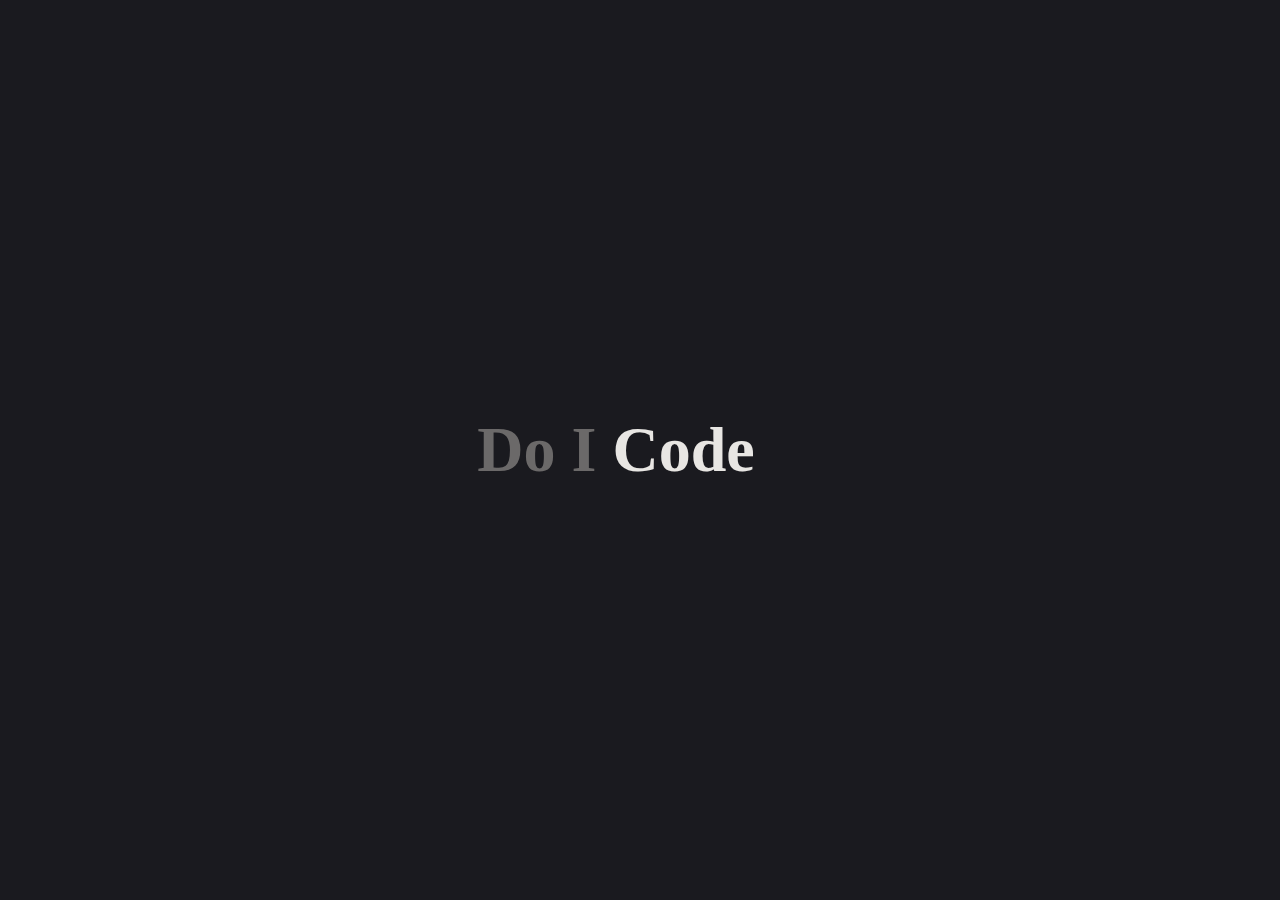
<file: code/code.html>
<html lang="en">
<head>
    <meta charset="UTF-8">
    <meta name="viewport" content="width=device-width, initial-scale=1.0">
    <title>Modern Portfolio</title>
    <link rel="stylesheet" href="styles.css">
</head>
<body>
    <div id="intro" class="intro-container">
        <h1 class="typewriter">
            <span class="grey">Do</span> 
            <span class="grey">I</span> 
            <span class="white">Code</span>
            <span class="white question-mark">?</span>
        </h1>
    </div>

    <div id="main-content" class="hidden">
        <div class="top-bar">
            <h2>Do I Code?</h2>
        </div>
        <nav>
            <ul>
                <li><a href="#apps">Apps</a></li>
                <li><a href="#games">Games</a></li>
                <li><a href="#automation">Automations</a></li>
                <li><a href="#tools">Tools</a></li>
            </ul>
        </nav>

        <!-- Apps Section -->
        <section id="apps" class="section">
            <div class="content">
                <h1>Apps</h1>
                <div class="project-container">
                    <div class="project-row">
                        <div class="project-card">
                            <svg class="icon" viewBox="0 0 24 24">
                                <path fill="currentColor" d="M12 2A10 10 0 0 0 2 12a10 10 0 0 0 10 10 10 10 0 0 0 10-10A10 10 0 0 0 12 2m-1 17.93c-3.94-.49-7-3.85-7-7.93 0-.62.08-1.21.21-1.79L9 15v1c0 1.1.9 2 2 2v1.93m6.9-2.54c-.26-.81-1-1.39-1.9-1.39h-1v-3c0-.55-.45-1-1-1H8v-2h2c.55 0 1-.45 1-1V7h2c1.1 0 2-.9 2-2v-.41c2.93 1.18 5 4.05 5 7.41 0 2.08-.8 3.97-2.1 5.39z"/>
                            </svg>
                            <h3 class="project-title">MindCare</h3>
                        </div>
                        <div class="project-info">
                            <h3 class="project-title">MindCare</h3>
                            <p class="project-description">Mental wellness app with guided meditations and cognitive behavioral therapy exercises.</p>
                        </div>
                    </div>
                    
                    <div class="project-row from-right">
                        <div class="project-card">
                            <svg class="icon" viewBox="0 0 24 24">
                                <path fill="currentColor" d="M12 1L3 5v6c0 5.55 3.84 10.74 9 12 5.16-1.26 9-6.45 9-12V5l-9-4m0 6c1.4 0 2.8 1.1 2.8 2.5V11c.6 0 1.2.6 1.2 1.3v3.5c0 .6-.6 1.2-1.3 1.2H9.2c-.6 0-1.2-.6-1.2-1.3v-3.5c0-.6.6-1.2 1.2-1.2V9.5C9.2 8.1 10.6 7 12 7m0 1.2c-.8 0-1.5.5-1.5 1.3V11h3V9.5c0-.8-.7-1.3-1.5-1.3z"/>
                            </svg>
                            <h3 class="project-title">SafeTap</h3>
                        </div>
                        <div class="project-info">
                            <h3 class="project-title">SafeTap</h3>
                            <p class="project-description">Emergency response app with one-tap alert system and real-time location sharing.</p>
                        </div>
                    </div>

                    <div class="project-row">
                        <div class="project-card">
                            <svg class="icon" viewBox="0 0 24 24">
                                <path fill="currentColor" d="M9.07 17.28h2.68l3.49-6.46h-2.68l-1.71 3.19-1.78-3.19H5.58l3.49 6.46M12 2a10 10 0 0 1 10 10 10 10 0 0 1-10 10A10 10 0 0 1 2 12 10 10 0 0 1 12 2m0 2a8 8 0 0 0-8 8c0 1.96.81 4.12 2.28 5.78L7.4 16.8A6.45 6.45 0 0 1 5.5 12 6.5 6.5 0 0 1 12 5.5 6.5 6.5 0 0 1 18.5 12c0 1.54-.5 2.94-1.34 4.11l2.02 1.74C20.75 15.97 22 13.4 22 12A10 10 0 0 0 12 2z"/>
                            </svg>
                            <h3 class="project-title">Tiom</h3>
                        </div>
                        <div class="project-info">
                            <h3 class="project-title">Tiom</h3>
                            <p class="project-description">AI-powered time management app with smart scheduling features.</p>
                        </div>
                    </div>
                </div>
            </div>
        </section>

        <!-- Games Section -->
        <!-- Games Section -->
<section id="games" class="section">
    <div class="content">
        <h1>Games</h1>
        <div class="project-container">
            
            <!-- Released Games -->
            <div class="subsection">
                <h2 class="subsection-title">Released Games</h2>
            <div class="project-row">
                <div class="project-card">
                    <svg class="icon" viewBox="0 0 24 24">
                        <path fill="currentColor" d="M12 2A10 10 0 0 0 2 12a10 10 0 0 0 10 10 10 10 0 0 0 10-10A10 10 0 0 0 12 2m-1 17.93c-3.94-.49-7-3.85-7-7.93 0-.62.08-1.21.21-1.79L9 15v1c0 1.1.9 2 2 2v1.93m6.9-2.54c-.26-.81-1-1.39-1.9-1.39h-1v-3c0-.55-.45-1-1-1H8v-2h2c.55 0 1-.45 1-1V7h2c1.1 0 2-.9 2-2v-.41c2.93 1.18 5 4.05 5 7.41 0 2.08-.8 3.97-2.1 5.39z"/>
                    </svg>
                    <h3 class="project-title">Color Go</h3>
                </div>
                <div class="project-info">
                    <h3 class="project-title">Color Go</h3>
                    <p class="project-description">Puzzle platformer where colors dictate gameplay mechanics.</p>
                </div>
            </div>

            <div class="project-row from-right">
                <div class="project-card">
                    <svg class="icon" viewBox="0 0 24 24">
                        <path fill="currentColor" d="M12 1L3 5v6c0 5.55 3.84 10.74 9 12 5.16-1.26 9-6.45 9-12V5l-9-4m0 6c1.4 0 2.8 1.1 2.8 2.5V11c.6 0 1.2.6 1.2 1.3v3.5c0 .6-.6 1.2-1.3 1.2H9.2c-.6 0-1.2-.6-1.2-1.3v-3.5c0-.6.6-1.2 1.2-1.2V9.5C9.2 8.1 10.6 7 12 7m0 1.2c-.8 0-1.5.5-1.5 1.3V11h3V9.5c0-.8-.7-1.3-1.5-1.3z"/>
                    </svg>
                    <h3 class="project-title">YOU</h3>
                </div>
                <div class="project-info">
                    <h3 class="project-title">YOU</h3>
                    <p class="project-description">Narrative-driven exploration game about self-discovery.</p>
                </div>
            </div>

            <div class="project-row">
                <div class="project-card">
                    <svg class="icon" viewBox="0 0 24 24">
                        <path fill="currentColor" d="M17 4H7a5 5 0 0 0-5 5v11h18a2 2 0 0 0 2-2V9a5 5 0 0 0-5-5m-7 14H5V9h5v9m7 0h-5V9h5v9z"/>
                    </svg>
                    <h3 class="project-title">Unknown Slayer</h3>
                </div>
                <div class="project-info">
                    <h3 class="project-title">Unknown Slayer</h3>
                    <p class="project-description">Fast-paced action RPG with dynamic combat system.</p>
                </div>
            </div>

            <div class="project-row from-right">
                <div class="project-card">
                    <svg class="icon" viewBox="0 0 24 24">
                        <path fill="currentColor" d="M12 2A10 10 0 0 0 2 12a10 10 0 0 0 10 10 10 10 0 0 0 10-10A10 10 0 0 0 12 2m0 18c-4.41 0-8-3.59-8-8s3.59-8 8-8 8 3.59 8 8-3.59 8-8 8m-2-9V8h4v3h3l-5 5-5-5h3z"/>
                    </svg>
                    <h3 class="project-title">THE SHELL</h3>
                </div>
                <div class="project-info">
                    <h3 class="project-title">THE SHELL</h3>
                    <p class="project-description">Mystery adventure game set in a surreal ocean world.</p>
                </div>
            </div>
        </div>

            <!-- VR Games -->
        <div class="subsection">
            <h2 class="subsection-title">VR Games</h2>
            <div class="project-row">
                <div class="project-card">
                    <svg class="icon" viewBox="0 0 24 24">
                        <path fill="currentColor" d="M12 2C6.48 2 2 6.48 2 12s4.48 10 10 10 10-4.48 10-10S17.52 2 12 2zm0 18c-4.41 0-8-3.59-8-8s3.59-8 8-8 8 3.59 8 8-3.59 8-8 8zm.31-8.86c-1.77-.45-2.34-.94-2.34-1.67 0-.77.76-1.31 1.88-1.31 1.24 0 1.85.44 1.85 1.28h1.52c0-1.27-.95-2.32-3.03-2.54V6.5h-2v1.15c-2.14.21-3.09 1.72-3.09 3.03 0 1.97 1.61 2.61 3.45 3.12 1.87.51 2.35 1.07 2.35 1.85 0 .77-.58 1.4-1.88 1.4-1.37 0-2.08-.53-2.08-1.43H8.25c0 1.55 1.32 2.72 3.37 2.93V17.5h2v-1.16c2.1-.2 3.13-1.73 3.13-3.09 0-2.2-1.9-2.79-3.44-3.17z"/>
                    </svg>
                    <h3 class="project-title">Chronomancy</h3>
                </div>
                <div class="project-info">
                    <h3 class="project-title">Chronomancy</h3>
                    <p class="project-description">Time manipulation VR puzzle adventure.</p>
                </div>
            </div>
            <div class="project-row from-right">
                <div class="project-card">
                    <svg class="icon" viewBox="0 0 24 24">
                        <path fill="currentColor" d="M12 2C6.48 2 2 6.48 2 12s4.48 10 10 10 10-4.48 10-10S17.52 2 12 2zm0 18c-4.41 0-8-3.59-8-8s3.59-8 8-8 8 3.59 8 8-3.59 8-8 8zm3-14H9v2h6V6zm0 3H9v2h6V9zm0 3H9v2h6v-2z"/>
                    </svg>
                    <h3 class="project-title">Vicket</h3>
                </div>
                <div class="project-info">
                    <h3 class="project-title">Vicket</h3>
                    <p class="project-description">Vr Cricket.</p>
                </div>
            </div>
            <div class="project-row">
                <div class="project-card">
                    <svg class="icon" viewBox="0 0 24 24">
                        <path fill="currentColor" d="M12 2C6.48 2 2 6.48 2 12s4.48 10 10 10 10-4.48 10-10S17.52 2 12 2zm0 18c-4.41 0-8-3.59-8-8s3.59-8 8-8 8 3.59 8 8-3.59 8-8 8zm.31-8.86c-1.77-.45-2.34-.94-2.34-1.67 0-.77.76-1.31 1.88-1.31 1.24 0 1.85.44 1.85 1.28h1.52c0-1.27-.95-2.32-3.03-2.54V6.5h-2v1.15c-2.14.21-3.09 1.72-3.09 3.03 0 1.97 1.61 2.61 3.45 3.12 1.87.51 2.35 1.07 2.35 1.85 0 .77-.58 1.4-1.88 1.4-1.37 0-2.08-.53-2.08-1.43H8.25c0 1.55 1.32 2.72 3.37 2.93V17.5h2v-1.16c2.1-.2 3.13-1.73 3.13-3.09 0-2.2-1.9-2.79-3.44-3.17z"/>
                    </svg>
                    <h3 class="project-title">Void Defender</h3>
                </div>
                <div class="project-info">
                    <h3 class="project-title">Void Defender</h3>
                    <p class="project-description">Save The Earth Vr Game.</p>
                </div>
            </div>
        </div>

        <!-- Ongoing Games -->
        <div class="subsection">
            <h2 class="subsection-title">Ongoing Games</h2>
            <div class="project-row from-right">
                <div class="project-card">
                    <svg class="icon" viewBox="0 0 24 24">
                        <path fill="currentColor" d="M12 2C6.48 2 2 6.48 2 12s4.48 10 10 10 10-4.48 10-10S17.52 2 12 2zm0 18c-4.41 0-8-3.59-8-8s3.59-8 8-8 8 3.59 8 8-3.59 8-8 8zm3-14H9v2h6V6zm0 3H9v2h6V9zm0 3H9v2h6v-2z"/>
                    </svg>
                    <h3 class="project-title">Cozy Sort</h3>
                </div>
                <div class="project-info">
                    <h3 class="project-title">Cozy Sort</h3>
                    <p class="project-description">Relaxing inventory organization simulator with ASMR sounds.</p>
                </div>
            </div>
            <div class="project-row">
                <div class="project-card">
                    <svg class="icon" viewBox="0 0 24 24">
                        <path fill="currentColor" d="M12 2C6.48 2 2 6.48 2 12s4.48 10 10 10 10-4.48 10-10S17.52 2 12 2zm0 18c-4.41 0-8-3.59-8-8s3.59-8 8-8 8 3.59 8 8-3.59 8-8 8zm3-14H9v2h6V6zm0 3H9v2h6V9zm0 3H9v2h6v-2z"/>
                    </svg>
                    <h3 class="project-title">Balloon Die</h3>
                </div>
                <div class="project-info">
                    <h3 class="project-title">Balloon Die</h3>
                    <p class="project-description">4x4 grid-based balloon combination puzzle game.</p>
                </div>
            </div>
            <div class="project-row from-right">
                <div class="project-card">
                    <svg class="icon" viewBox="0 0 24 24">
                        <path fill="currentColor" d="M12 2C6.48 2 2 6.48 2 12s4.48 10 10 10 10-4.48 10-10S17.52 2 12 2zm0 18c-4.41 0-8-3.59-8-8s3.59-8 8-8 3.59 8 8 8-3.59 8-8 8zm3-14H9v2h6V6zm0 3H9v2h6V9zm0 3H9v2h6v-2z"/>
                    </svg>
                    <h3 class="project-title">Carnival</h3>
                </div>
                <div class="project-info">
                    <h3 class="project-title">Carnival</h3>
                    <p class="project-description">A psychological horror game set in a haunted amusement park.</p>
                </div>
            </div>
            <div class="project-row">
                <div class="project-card">
                    <svg class="icon" viewBox="0 0 24 24">
                        <path fill="currentColor" d="M12 2C6.48 2 2 6.48 2 12s4.48 10 10 10 10-4.48 10-10S17.52 2 12 2zm0 18c-4.41 0-8-3.59-8-8s3.59-8 8-8 3.59 8 8 8-3.59 8-8 8zm3-14H9v2h6V6zm0 3H9v2h6V9zm0 3H9v2h6v-2z"/>
                    </svg>
                    <h3 class="project-title">Beyond Abyss</h3>
                </div>
                <div class="project-info">
                    <h3 class="project-title">Beyond Abyss</h3>
                    <p class="project-description">An atmospheric deep-sea exploration game with survival elements.</p>
                </div>
            </div>
            <div class="project-row from-right">
                <div class="project-card">
                    <svg class="icon" viewBox="0 0 24 24">
                        <path fill="currentColor" d="M12 2C6.48 2 2 6.48 2 12s4.48 10 10 10 10-4.48 10-10S17.52 2 12 2zm0 18c-4.41 0-8-3.59-8-8s3.59-8 8-8 3.59 8 8 8-3.59 8-8 8zm3-14H9v2h6V6zm0 3H9v2h6V9zm0 3H9v2h6v-2z"/>
                    </svg>
                    <h3 class="project-title">Carnival</h3>
                </div>
                <div class="project-info">
                    <h3 class="project-title">Carnival</h3>
                    <p class="project-description">A psychological horror game set in a haunted amusement park.</p>
                </div>
            </div>
        </div>
        
        <!-- Prototypes -->
        <!-- <div class="subsection">
            <h2 class="subsection-title">Prototypes</h2>
            <div class="project-row from-right">
                <div class="project-card">
                    <svg class="icon" viewBox="0 0 24 24">
                        <path fill="currentColor" d="M12 2C6.48 2 2 6.48 2 12s4.48 10 10 10 10-4.48 10-10S17.52 2 12 2zm0 18c-4.41 0-8-3.59-8-8s3.59-8 8-8 3.59 8 8 8-3.59 8-8 8zm-1-13h2v2h-2V7zm0 4h2v6h-2v-6z"/>
                    </svg>
                    <h3 class="project-title">Tower Of Elements</h3>
                </div>
                <div class="project-info">
                    <h3 class="project-title">Tower Of Elements</h3>
                    <p class="project-description">Elemental combat tower defense prototype.</p>
                </div>
            </div>
            <div class="project-row">
                <div class="project-card">
                    <svg class="icon" viewBox="0 0 24 24">
                        <path fill="currentColor" d="M12 3V13.55C11.41 13.21 10.73 13 10 13C7.79 13 6 14.79 6 17S7.79 21 10 21 14 19.21 14 17V7H18V3H12Z"/>
                    </svg>
                    <h3 class="project-title">Beyond Abyss</h3>
                </div>
                <div class="project-info">
                    <h3 class="project-title">Beyond Abyss</h3>
                    <p class="project-description">An atmospheric deep-sea exploration game with survival elements.</p>
                </div>
            </div>
        </div> -->
        
    </div> <!-- Close project-container -->
</div> <!-- Close content -->
</section>

        <!-- Existing Automation and Tools Sections (Keep Content Same) -->
        <section id="automation" class="section">
            <div class="content">
                <h1>Automation</h1>
                <div class="project-container">
                    <div class="project-row">
                        <div class="project-card">
                            <svg class="icon" viewBox="0 0 24 24">
                                <path fill="currentColor" d="M12 3V13.55C11.41 13.21 10.73 13 10 13C7.79 13 6 14.79 6 17S7.79 21 10 21 14 19.21 14 17V7H18V3H12Z"/>
                            </svg>
                            <h3 class="project-title">LVG Automation</h3>
                        </div>
                        <div class="project-info">
                            <h3 class="project-title">Lyrics Video Generation Automation</h3>
                            <p class="project-description">An automated system that generates lyric videos by synchronizing audio tracks with their corresponding lyrics, creating engaging music content efficiently.</p>
                        </div>
                    </div>
                    
                    <div class="project-row from-right">
                        <div class="project-card">
                            <svg class="icon" viewBox="0 0 24 24">
                                <path fill="currentColor" d="M12,3V13.55C11.41,13.21 10.73,13 10,13C7.79,13 6,14.79 6,17C6,19.21 7.79,21 10,21C12.21,21 14,19.21 14,17V7H18V3H12M10,19C8.9,19 8,18.1 8,17C8,15.9 8.9,15 10,15C11.1,15 12,15.9 12,17C12,18.1 11.1,19 10,19Z"/>
                            </svg>
                            <h3 class="project-title">Audio-Mastering</h3>
                        </div>
                        <div class="project-info">
                            <h3 class="project-title">Audio Mastering Automation</h3>
                            <p class="project-description">An intelligent audio processing system that automates the mastering process, applying professional-grade audio enhancements and optimizations.</p>
                        </div>
                    </div>
                </div>
            </div>
        </section>

        <section id="tools" class="section">
            <div class="content">
                <h1>Tools</h1>
                <div class="subsection">
                    <h2 class="subsection-title">Web Tools</h2>
                    <div class="project-container">
                        <div class="project-row">
                            <div class="project-card">
                                <svg class="icon" viewBox="0 0 24 24">
                                    <path fill="currentColor" d="M19,3H5C3.89,3 3,3.89 3,5V19A2,2 0 0,0 5,21H19A2,2 0 0,0 21,19V5C21,3.89 20.1,3 19,3M19,5V19H5V5H19Z"/>
                                </svg>
                                <h3 class="project-title">Bulletin-Notes-Board</h3>
                            </div>
                            <div class="project-info">
                                <h3 class="project-title">Interactive Bulletin Board</h3>
                                <p class="project-description">A digital bulletin board for creating, organizing, and sharing notes in a collaborative environment.</p>
                            </div>
                        </div>
                        
                        <div class="project-row from-right">
                            <div class="project-card">
                                <svg class="icon" viewBox="0 0 24 24">
                                    <path fill="currentColor" d="M19,3A2,2 0 0,1 21,5V19A2,2 0 0,1 19,21H5A2,2 0 0,1 3,19V5C3,3.89 3.9,3 5,3H19M18.5,18.5V13.2A3.26,3.26 0 0,0 15.24,9.94C14.39,9.94 13.4,10.46 12.92,11.24V10.13H10.13V18.5H12.92V13.57C12.92,12.8 13.54,12.17 14.31,12.17A1.4,1.4 0 0,1 15.71,13.57V18.5H18.5M6.88,8.56A1.68,1.68 0 0,0 8.56,6.88C8.56,5.95 7.81,5.19 6.88,5.19A1.69,1.69 0 0,0 5.19,6.88C5.19,7.81 5.95,8.56 6.88,8.56M8.27,18.5V10.13H5.5V18.5H8.27Z"/>
                                </svg>
                                <h3 class="project-title">PhoneNo. XML to PDF</h3>
                            </div>
                            <div class="project-info">
                                <h3 class="project-title">XML to PDF Converter</h3>
                                <p class="project-description">A tool that converts phone number data from XML format to professionally formatted PDF documents.</p>
                            </div>
                        </div>

                        <div class="project-row">
                            <div class="project-card">
                                <svg class="icon" viewBox="0 0 24 24">
                                    <path fill="currentColor" d="M20,5H4A2,2 0 0,0 2,7V19A2,2 0 0,0 4,21H20A2,2 0 0,0 22,19V7A2,2 0 0,0 20,5M20,17H4V7H20V17M18,16H6V15H18V16M18,14H6V13H18V14M18,12H6V11H18V12M18,10H6V9H18V10Z"/>
                                </svg>
                                <h3 class="project-title">Multilanguage Typing</h3>
                            </div>
                            <div class="project-info">
                                <h3 class="project-title">Multilanguage Typing Practice</h3>
                                <p class="project-description">An interactive platform for practicing typing in multiple languages with real-time feedback and progress tracking.</p>
                            </div>
                        </div>
                    </div>
                </div>

                <div class="subsection">
                    <h2 class="subsection-title">Unity Tools</h2>
                    <div class="project-container">
                        <div class="project-row from-right">
                            <div class="project-card">
                                <svg class="icon" viewBox="0 0 24 24">
                                    <path fill="currentColor" d="M12,9A3,3 0 0,1 15,12A3,3 0 0,1 12,15A3,3 0 0,1 9,12A3,3 0 0,1 12,9M12,4.5C17,4.5 21.27,7.61 23,12C21.27,16.39 17,19.5 12,19.5C7,19.5 2.73,16.39 1,12C2.73,7.61 7,4.5 12,4.5M3.18,12C4.83,15.36 8.24,17.5 12,17.5C15.76,17.5 19.17,15.36 20.82,12C19.17,8.64 15.76,6.5 12,6.5C8.24,6.5 4.83,8.64 3.18,12Z"/>
                                </svg>
                                <h3 class="project-title">Collider Vision</h3>
                            </div>
                            <div class="project-info">
                                <h3 class="project-title">Collider Vision</h3>
                                <p class="project-description">A Unity Asset Store tool for visualizing and debugging colliders in game development.</p>
                            </div>
                        </div>

                        <div class="project-row">
                            <div class="project-card">
                                <svg class="icon" viewBox="0 0 24 24">
                                    <path fill="currentColor" d="M19,5V7H15V5H19M9,5V11H5V5H9M19,13V19H15V13H19M9,17V19H5V17H9M21,3H13V9H21V3M11,3H3V13H11V3M21,11H13V21H21V11M11,15H3V21H11V15Z"/>
                                </svg>
                                <h3 class="project-title">Midjourney to Unity</h3>
                            </div>
                            <div class="project-info">
                                <h3 class="project-title">Midjourney to Unity API</h3>
                                <p class="project-description">An API integration tool that seamlessly imports Midjourney-generated assets into Unity projects.</p>
                            </div>
                        </div>

                        <div class="project-row from-right">
                            <div class="project-card">
                                <svg class="icon" viewBox="0 0 24 24">
                                    <path fill="currentColor" d="M19,5H5C3.89,5 3,5.89 3,7V17C3,18.11 3.89,19 5,19H19C20.11,19 21,18.11 21,17V7C21,5.89 20.11,5 19,5M19,17H5V7H19V17Z"/>
                                </svg>
                                <h3 class="project-title">FurnitureCreator</h3>
                            </div>
                            <div class="project-info">
                                <h3 class="project-title">Furniture Creator Tool</h3>
                                <p class="project-description">A prototyping tool for game designers to easily create and customize furniture assets using sprites and images.</p>
                            </div>
                        </div>
                    </div>
                </div>
            </div>
        </section>
    </div>

    <script src="script.js"></script>
</body>
</html>
</file>
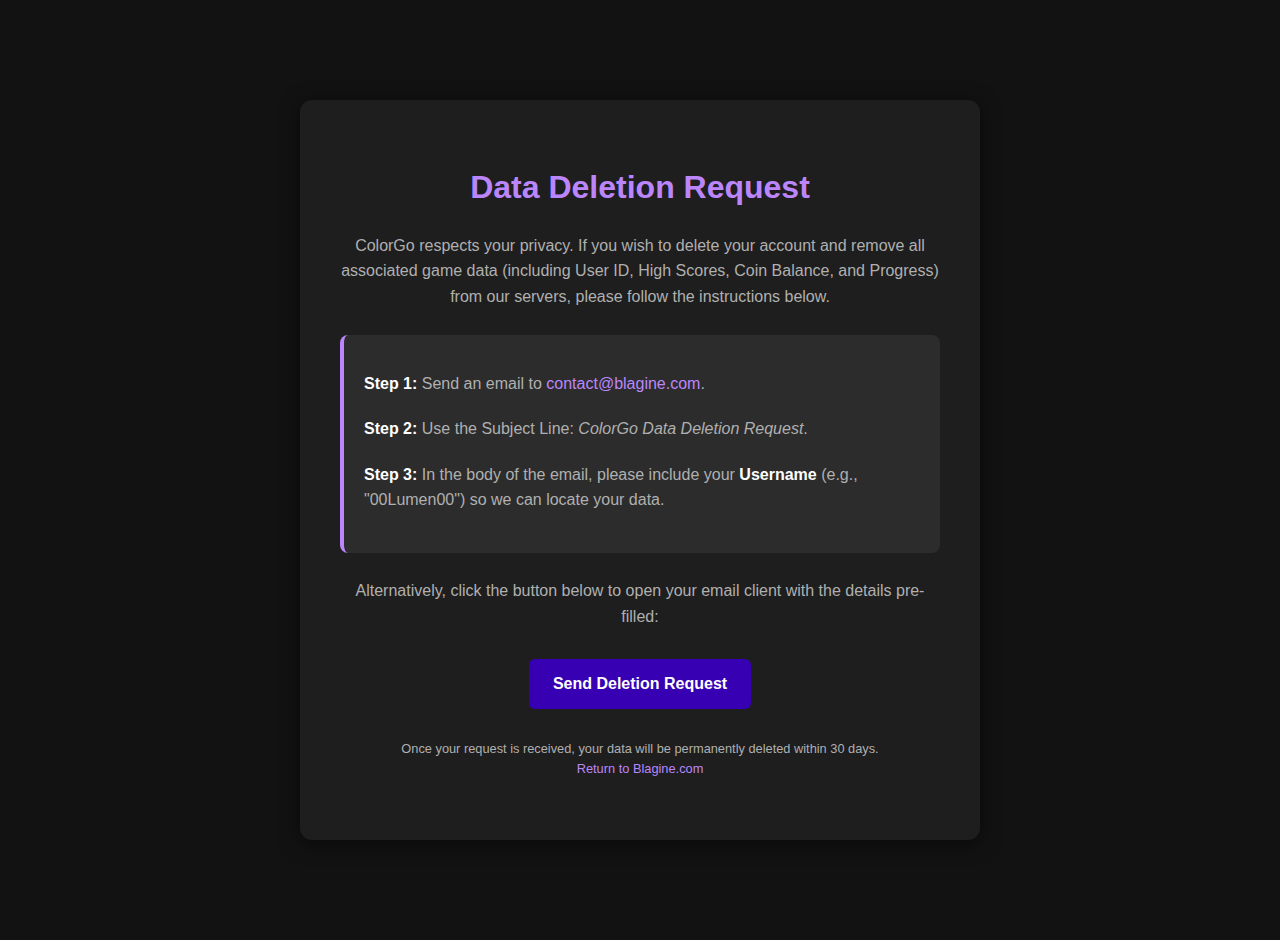
<file: colorgo/deletedata_colorgo.html>
<!DOCTYPE html>
<html lang="en">
<head>
    <meta charset="UTF-8">
    <meta name="viewport" content="width=device-width, initial-scale=1.0">
    <title>ColorGo - Data Deletion Request</title>
    <style>
        :root {
            --bg-color: #121212;
            --card-bg: #1e1e1e;
            --text-color: #e0e0e0;
            --accent-color: #bb86fc;
            --button-color: #3700b3;
            --button-hover: #6200ea;
        }

        body {
            font-family: -apple-system, BlinkMacSystemFont, "Segoe UI", Roboto, Helvetica, Arial, sans-serif;
            background-color: var(--bg-color);
            color: var(--text-color);
            display: flex;
            justify-content: center;
            align-items: center;
            min-height: 100vh;
            margin: 0;
            padding: 20px;
            line-height: 1.6;
        }

        .container {
            background-color: var(--card-bg);
            padding: 40px;
            border-radius: 12px;
            box-shadow: 0 4px 20px rgba(0, 0, 0, 0.5);
            max-width: 600px;
            width: 100%;
            text-align: center;
        }

        h1 {
            color: var(--accent-color);
            margin-bottom: 20px;
            font-size: 2rem;
        }

        p {
            margin-bottom: 20px;
            color: #b0b0b0;
        }

        .instructions {
            text-align: left;
            background: #2c2c2c;
            padding: 20px;
            border-radius: 8px;
            margin: 25px 0;
            border-left: 4px solid var(--accent-color);
        }

        .instructions strong {
            color: #fff;
        }

        .btn {
            display: inline-block;
            background-color: var(--button-color);
            color: white;
            padding: 12px 24px;
            text-decoration: none;
            border-radius: 6px;
            font-weight: bold;
            transition: background-color 0.3s ease;
            margin-top: 10px;
        }

        .btn:hover {
            background-color: var(--button-hover);
        }

        .footer {
            margin-top: 30px;
            font-size: 0.8rem;
            color: #666;
        }

        a {
            color: var(--accent-color);
            text-decoration: none;
        }

        a:hover {
            text-decoration: underline;
        }
    </style>
</head>
<body>

    <div class="container">
        <h1>Data Deletion Request</h1>
        <p>ColorGo respects your privacy. If you wish to delete your account and remove all associated game data (including User ID, High Scores, Coin Balance, and Progress) from our servers, please follow the instructions below.</p>

        <div class="instructions">
            <p><strong>Step 1:</strong> Send an email to <a href="mailto:contact@blagine.com">contact@blagine.com</a>.</p>
            <p><strong>Step 2:</strong> Use the Subject Line: <em>ColorGo Data Deletion Request</em>.</p>
            <p><strong>Step 3:</strong> In the body of the email, please include your <strong>Username</strong> (e.g., "00Lumen00") so we can locate your data.</p>
        </div>

        <p>Alternatively, click the button below to open your email client with the details pre-filled:</p>

        <!-- The magic mailto link that pre-fills the subject and body -->
        <a href="mailto:contact@blagine.com?subject=ColorGo%20Data%20Deletion%20Request&body=Hello%2C%0A%0APlease%20permanently%20delete%20my%20account%20and%20game%20data%20for%20ColorGo.%0A%0AMy%20Username%20is%3A%20%5BINSERT%20USERNAME%20HERE%5D" class="btn">Send Deletion Request</a>

        <div class="footer">
            <p>Once your request is received, your data will be permanently deleted within 30 days.<br>
            <a href="https://blagine.com">Return to Blagine.com</a></p>
        </div>
    </div>

</body>
</html>
</file>
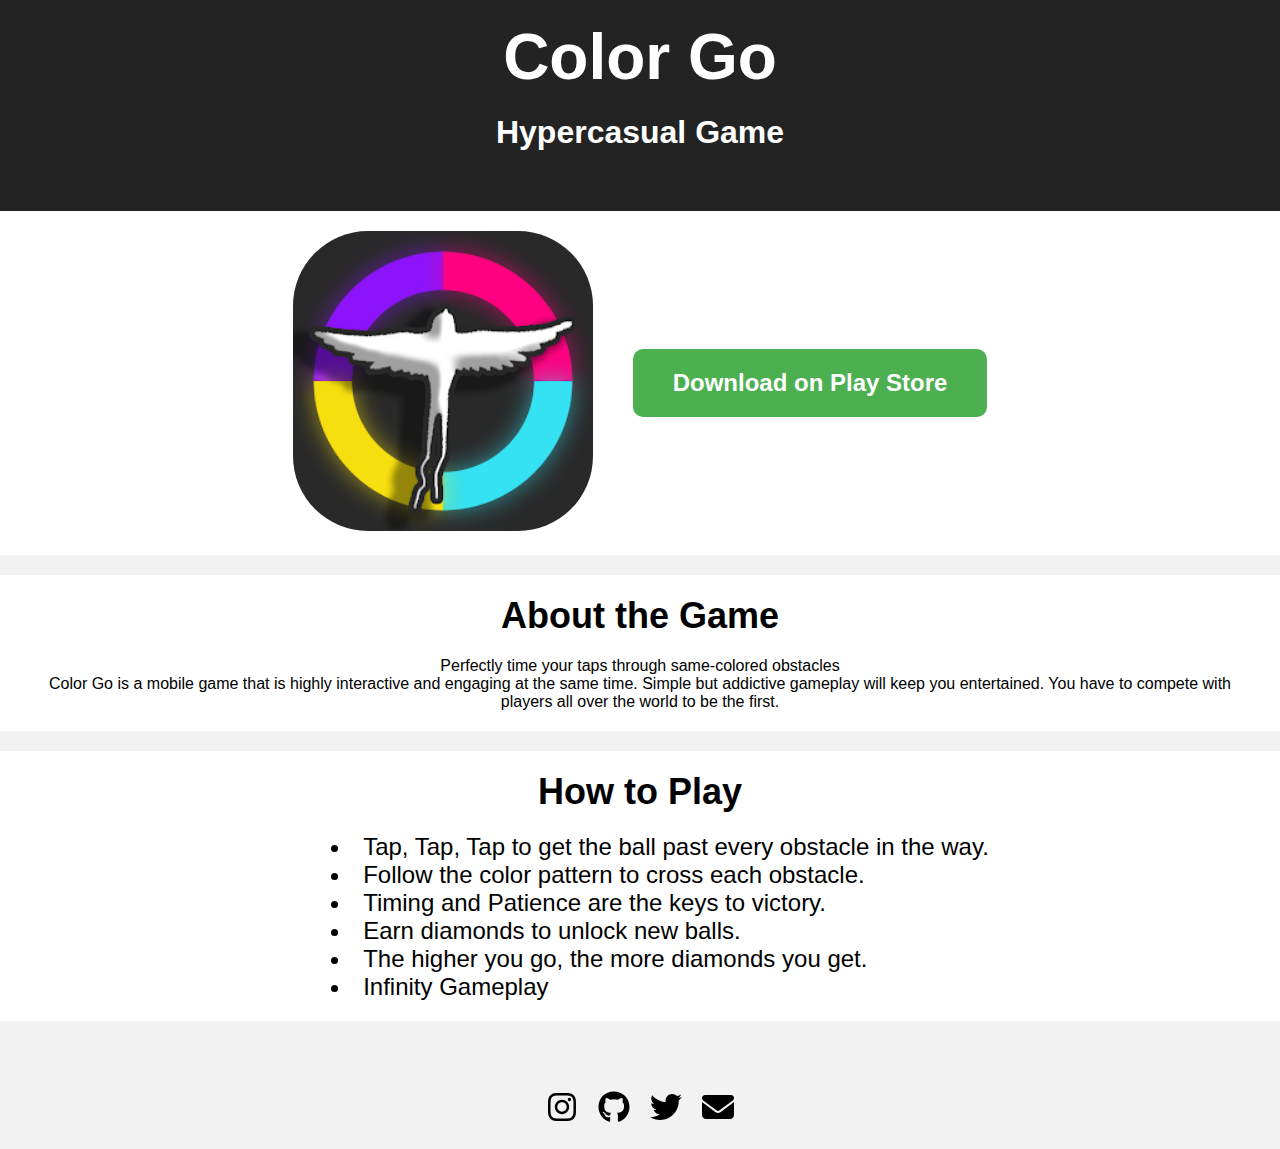
<file: games/ColorGo.html>
<!DOCTYPE html>
<html>
<head>
  <meta charset="UTF-8">
  <title>ColorGo - Hypercasual Game</title>
  <style>
    /* Reset default browser styles */
    body, h1, h2, h3, p, ul {
      margin: 0;
      padding: 0;
    }

    /* Set background color and font styles */
    body {
      background-color: #f2f2f2;
      font-family: Arial, sans-serif;
    }

    /* Header styles */
    header {
      background-color: #232323;
      color: #fff;
      padding: 20px;
      text-align: center;
    }

    h1 {
      font-size: 48px;
      margin-bottom: 10px;
    }

    h2 {
      font-size: 24px;
      margin-bottom: 20px;
    }

    /* Content section styles */
    section {
      padding: 20px;
      background-color: #fff;
      margin-bottom: 20px;
      text-align: center;
    }

    h3 {
      font-size: 28px;
      margin-bottom: 10px;
    }

    ul {
      margin-left: 20px;
      font-size: 18px;
      text-align: left;
      list-style-position: inside;
    }

    /* Footer styles */
    footer {
      background-color: #f2f2f2;
      padding: 20px;
      text-align: center;
    }

    .button {
      display: inline-block;
      padding: 20px 40px;
      background-color: #4CAF50;
      color: #fff;
      text-decoration: none;
      font-weight: bold;
      font-size: 24px;
      border-radius: 10px;
      transition: background-color 0.3s, transform 0.3s;
    }

    .button:hover {
      background-color: #45A049;
      transform: scale(1.05);
    }
    
    /* Icon styles */
    .app-icon {
      border-radius: 25%;
      transition: transform 0.3s;
    }
    
    .app-icon:hover {
      transform: scale(1.05);
    }
    
    /* Flexbox styles */
    .flex-container {
      display: flex;
      align-items: center;
      justify-content: center;
    }

    .flex-item {
      margin: 0 20px;
    }
    
    /* Contact options styles */
    .contact-icons {
      display: flex;
      justify-content: center;
      margin-top: 30px;
    }
    
    .contact-icons a {
      display: inline-block;
      margin: 0 10px;
      text-decoration: none;
      font-size: 24px;
      transition: color 0.3s;
    }
    
    .contact-icons a img {
      width: 32px;
      height: 32px;
    }
    
    /* Custom icon colors */
    .contact-icons a.instagram {
      color: #E1306C;
    }
    
    .contact-icons a.github {
      color: #24292E;
    }
    
    .contact-icons a.twitter {
      color: #1DA1F2;
    }
    
    .contact-icons a.email {
      color: #D44638;
    }
    
    .contact-icons a:hover {
      color: #00C853;
      transform: scale(1.1);
    }

    /* Styles for larger screens */
    @media screen and (min-width: 600px) {
      /* Increase the font size and adjust margins for larger screens */
      h1 {
        font-size: 64px;
        margin-bottom: 20px;
      }

      h2 {
        font-size: 32px;
        margin-bottom: 40px;
      }

      h3 {
        font-size: 36px;
        margin-bottom: 20px;
      }

      ul {
        font-size: 24px;
        margin-left: 40px;
      }

      /* Increase the size of the app icon for larger screens */
      .app-icon {
        width: 300px;
        height: 300px;
      }
    }

    /* Styles for vertical alignment on Android devices */
    @media screen and (max-width: 600px) and (orientation: portrait) {
      /* Increase the font size and adjust margins for vertical alignment */
      h1 {
        font-size: 36px;
        margin-bottom: 10px;
      }

      h2 {
        font-size: 18px;
        margin-bottom: 20px;
      }

      h3 {
        font-size: 24px;
        margin-bottom: 10px;
      }

      ul {
        font-size: 16px;
        margin-left: 20px;
      }

      /* Increase the size of the app icon for vertical alignment */
      .app-icon {
        width: 250px;
        height: 250px;
      }
    }
  </style>
</head>
<body>
  <header>
    <h1>Color Go</h1>
    <h2>Hypercasual Game</h2>
  </header>
  
  <section id="data">
    <div class="flex-container">
      <div class="flex-item">
        <img src="Icons/GameIcon.webp" alt="App Icon" class="app-icon" width="200" height="200">
      </div>
      <div class="flex-item">
        <a href="https://play.google.com/store/apps/details?id=com.SiddCode.ColorGo" class="button">Download on Play Store</a>
      </div>
    </div>
  </section>

  <section id="about" class="flex-container">
    <div class="flex-item">
      <h3>About the Game</h3>
      <p>Perfectly time your taps through same-colored obstacles</p>
      <p>Color Go is a mobile game that is highly interactive and engaging at the same time. Simple but addictive gameplay will keep you entertained. You have to compete with players all over the world to be the first.</p>
    </div>
  </section>
  
  <section id="how-to-play" class="flex-container">
    <div class="flex-item">
      <h3>How to Play</h3>
      <ul>
        <li>Tap, Tap, Tap to get the ball past every obstacle in the way.</li>
        <li>Follow the color pattern to cross each obstacle.</li>
        <li>Timing and Patience are the keys to victory.</li>
        <li>Earn diamonds to unlock new balls.</li>
        <li>The higher you go, the more diamonds you get.</li>
        <li>Infinity Gameplay</li>
      </ul>
    </div>
  </section>
  
  <footer>
    <div class="contact-icons">
      <a href="https://www.instagram.com/00_siddhant_00/" target="_blank" class="instagram"><img src="Icons/instagram.svg" alt="Instagram"></a>
      <a href="https://github.com/00siddhant00" target="_blank" class="github"><img src="Icons/github.svg" alt="GitHub"></a>
      <a href="https://twitter.com/pandav_siddhant" target="_blank" class="twitter"><img src="Icons/twitter.svg" alt="Twitter"></a>
      <a href="mailto:blagine.studios@gmail.com" class="email"><img src="Icons/email.svg" alt="Email"></a>
    </div>
  </footer>
  
</body>
</html>
</file>
<file: code/styles.css>
/* =============================================
   CODE PAGE — Premium Minimal Dark Theme
   ============================================= */

:root {
    --bg-primary: #1a1a1f;
    --bg-secondary: #222228;
    --bg-card: #2a2a31;
    --bg-card-hover: #32323a;

    --text-primary: #e8e6e3;
    --text-secondary: #9a9898;
    --text-muted: #6b6969;

    --accent: #c4a882;
    --accent-dim: rgba(196, 168, 130, 0.15);
    --accent-glow: rgba(196, 168, 130, 0.08);

    --border: rgba(255, 255, 255, 0.06);
    --border-hover: rgba(255, 255, 255, 0.12);

    --font-sans: 'Inter', -apple-system, BlinkMacSystemFont, 'Segoe UI', sans-serif;
    --font-serif: 'Playfair Display', Georgia, serif;

    --transition-smooth: cubic-bezier(0.25, 0.46, 0.45, 0.94);
    --transition-spring: cubic-bezier(0.34, 1.56, 0.64, 1);
}

*,
*::before,
*::after {
    margin: 0;
    padding: 0;
    box-sizing: border-box;
}

html {
    scroll-behavior: smooth;
    -webkit-font-smoothing: antialiased;
}

body {
    font-family: var(--font-sans);
    overflow-x: hidden;
    background: var(--bg-primary);
    color: var(--text-primary);
    line-height: 1.7;
}

/* --- Scrollbar --- */
::-webkit-scrollbar {
    width: 6px;
}

::-webkit-scrollbar-track {
    background: var(--bg-primary);
}

::-webkit-scrollbar-thumb {
    background: var(--bg-card);
    border-radius: 3px;
}

::-webkit-scrollbar-thumb:hover {
    background: var(--text-muted);
}

/* --- Grain --- */
.grain-overlay {
    position: fixed;
    inset: 0;
    z-index: 9999;
    pointer-events: none;
    opacity: 0.03;
    background-image: url("data:image/svg+xml,%3Csvg viewBox='0 0 256 256' xmlns='http://www.w3.org/2000/svg'%3E%3Cfilter id='noise'%3E%3CfeTurbulence type='fractalNoise' baseFrequency='0.9' numOctaves='4' stitchTiles='stitch'/%3E%3C/filter%3E%3Crect width='100%25' height='100%25' filter='url(%23noise)'/%3E%3C/svg%3E");
    background-repeat: repeat;
    background-size: 128px 128px;
}

::selection {
    background: var(--accent-dim);
    color: var(--text-primary);
}

a {
    color: inherit;
    text-decoration: none;
}

/* --- Top Bar --- */
.top-bar {
    position: fixed;
    top: 0;
    width: 100%;
    padding: 0 clamp(1.5rem, 4vw, 3rem);
    height: 64px;
    display: flex;
    align-items: center;
    justify-content: space-between;
    background: rgba(26, 26, 31, 0.9);
    backdrop-filter: blur(20px);
    -webkit-backdrop-filter: blur(20px);
    z-index: 101;
    border-bottom: 1px solid var(--border);
}

.top-bar h2 {
    font-family: var(--font-serif);
    font-size: 1.1rem;
    font-weight: 500;
    color: var(--text-primary);
    margin: 0;
    position: absolute;
    left: 50%;
    transform: translateX(-50%);
}

.back-link {
    font-size: 1.2rem;
    color: var(--text-secondary);
    transition: color 0.3s;
    padding: 0.5rem;
}

.back-link:hover {
    color: var(--accent);
}

/* --- Section Nav --- */
.section-nav {
    position: fixed;
    top: 64px;
    width: 100%;
    padding: 0.75rem clamp(1.5rem, 4vw, 3rem);
    background: rgba(26, 26, 31, 0.85);
    backdrop-filter: blur(20px);
    -webkit-backdrop-filter: blur(20px);
    z-index: 100;
    border-bottom: 1px solid var(--border);
}

.section-nav ul {
    display: flex;
    justify-content: center;
    gap: 2rem;
    list-style: none;
}

.section-nav a {
    font-size: 0.82rem;
    letter-spacing: 0.06em;
    color: var(--text-secondary);
    padding: 0.25rem 0;
    position: relative;
    transition: color 0.3s var(--transition-smooth);
}

.section-nav a::after {
    content: '';
    position: absolute;
    bottom: -2px;
    left: 0;
    width: 0;
    height: 1px;
    background: var(--accent);
    transition: width 0.3s var(--transition-smooth);
}

.section-nav a:hover {
    color: var(--text-primary);
}

.section-nav a:hover::after {
    width: 100%;
}

.section-nav a.active {
    color: var(--accent);
}

.section-nav a.active::after {
    width: 100%;
}

/* --- Sections --- */
.section {
    min-height: 100vh;
    display: flex;
    align-items: center;
    justify-content: center;
    padding: 9rem 2rem 6rem 2rem;
    position: relative;
}

.content {
    max-width: 900px;
    width: 100%;
    text-align: center;
}

.section-heading {
    font-family: var(--font-serif);
    font-size: clamp(2rem, 4vw, 3rem);
    font-weight: 500;
    margin-bottom: 3rem;
    color: var(--accent);
}

/* --- Project Layout --- */
.project-container {
    display: flex;
    flex-direction: column;
    gap: 2.5rem;
    width: 100%;
    max-width: 100%;
    margin: 0 auto;
    padding: 0;
}

.project-row {
    display: flex;
    align-items: center;
    justify-content: space-between;
    gap: 2rem;
    opacity: 0;
    transform: translateX(-60px);
    transition: all 0.7s var(--transition-smooth);
    filter: blur(8px);
}

.project-row.from-right {
    flex-direction: row-reverse;
    transform: translateX(60px);
}

.project-row.exit-left {
    opacity: 0;
    transform: translateX(-60px);
    filter: blur(8px);
}

.project-row.exit-right {
    opacity: 0;
    transform: translateX(60px);
    filter: blur(8px);
}

.project-row.visible {
    opacity: 1;
    transform: translateX(0);
    filter: blur(0);
}

/* --- Project Card --- */
.project-card {
    flex: 0 0 35%;
    background: var(--bg-secondary);
    border-radius: 16px;
    padding: 2rem;
    aspect-ratio: 3/4;
    display: flex;
    flex-direction: column;
    justify-content: center;
    align-items: center;
    border: 1px solid var(--border);
    transition: all 0.4s var(--transition-smooth);
}

.project-card:hover {
    background: var(--bg-card);
    border-color: var(--border-hover);
    transform: translateY(-4px);
}

.project-info {
    flex: 0 0 45%;
    text-align: left;
    opacity: 0;
    transform: translateX(-40px);
    transition: all 0.7s var(--transition-smooth) 0.15s;
}

.project-row.from-right .project-info {
    transform: translateX(40px);
    text-align: right;
}

.project-row.visible .project-info {
    opacity: 1;
    transform: translateX(0);
}

/* --- Icon --- */
.icon {
    width: 48px;
    height: 48px;
    margin-bottom: 1rem;
    color: var(--accent);
    opacity: 0.8;
}

.project-title {
    font-size: 1.1rem;
    font-weight: 600;
    color: var(--text-primary);
    margin-bottom: 0.5rem;
}

.project-description {
    font-size: 0.88rem;
    color: var(--text-secondary);
    line-height: 1.7;
}

/* --- Subsection --- */
.subsection {
    margin-bottom: 3rem;
    display: flex;
    flex-direction: column;
    gap: 2.5rem;
}

.subsection-title {
    font-family: var(--font-serif);
    font-size: 1.2rem;
    font-weight: 500;
    color: var(--text-muted);
    letter-spacing: 0.05em;
    padding-bottom: 0.5rem;
    border-bottom: 1px solid var(--border);
    margin-bottom: 0;
}

/* --- Intro --- */
.intro-container {
    height: 100vh;
    display: flex;
    justify-content: center;
    align-items: center;
    background: var(--bg-primary);
}

.typewriter {
    font-family: var(--font-serif);
    font-size: clamp(2.5rem, 5vw, 4rem);
    opacity: 0;
}

.typewriter .grey {
    color: var(--text-muted);
}

.typewriter .white {
    color: var(--text-primary);
}

.typewriter .question-mark {
    display: inline-block;
    opacity: 0;
    transform: scale(0);
}

.hidden {
    display: none;
}

.fade-in {
    display: block !important;
    animation: fadeIn 0.6s var(--transition-smooth) forwards;
}

@keyframes fadeIn {
    from {
        opacity: 0;
    }

    to {
        opacity: 1;
    }
}

@keyframes pop {
    0% {
        transform: scale(0);
        opacity: 0;
    }

    80% {
        transform: scale(1.2);
        opacity: 1;
    }

    100% {
        transform: scale(1);
        opacity: 1;
    }
}

p {
    font-size: 0.95rem;
    line-height: 1.7;
}

/* --- Responsive --- */
@media (max-width: 700px) {

    .project-row,
    .project-row.from-right {
        flex-direction: column;
        text-align: center;
    }

    .project-info,
    .project-row.from-right .project-info {
        text-align: center;
    }

    .project-card {
        flex: none;
        width: 70%;
        max-width: 250px;
        aspect-ratio: 1;
    }

    .project-info {
        flex: none;
        width: 100%;
    }

    .section-nav ul {
        gap: 1rem;
    }

    .section-nav a {
        font-size: 0.75rem;
    }
}
</file>
